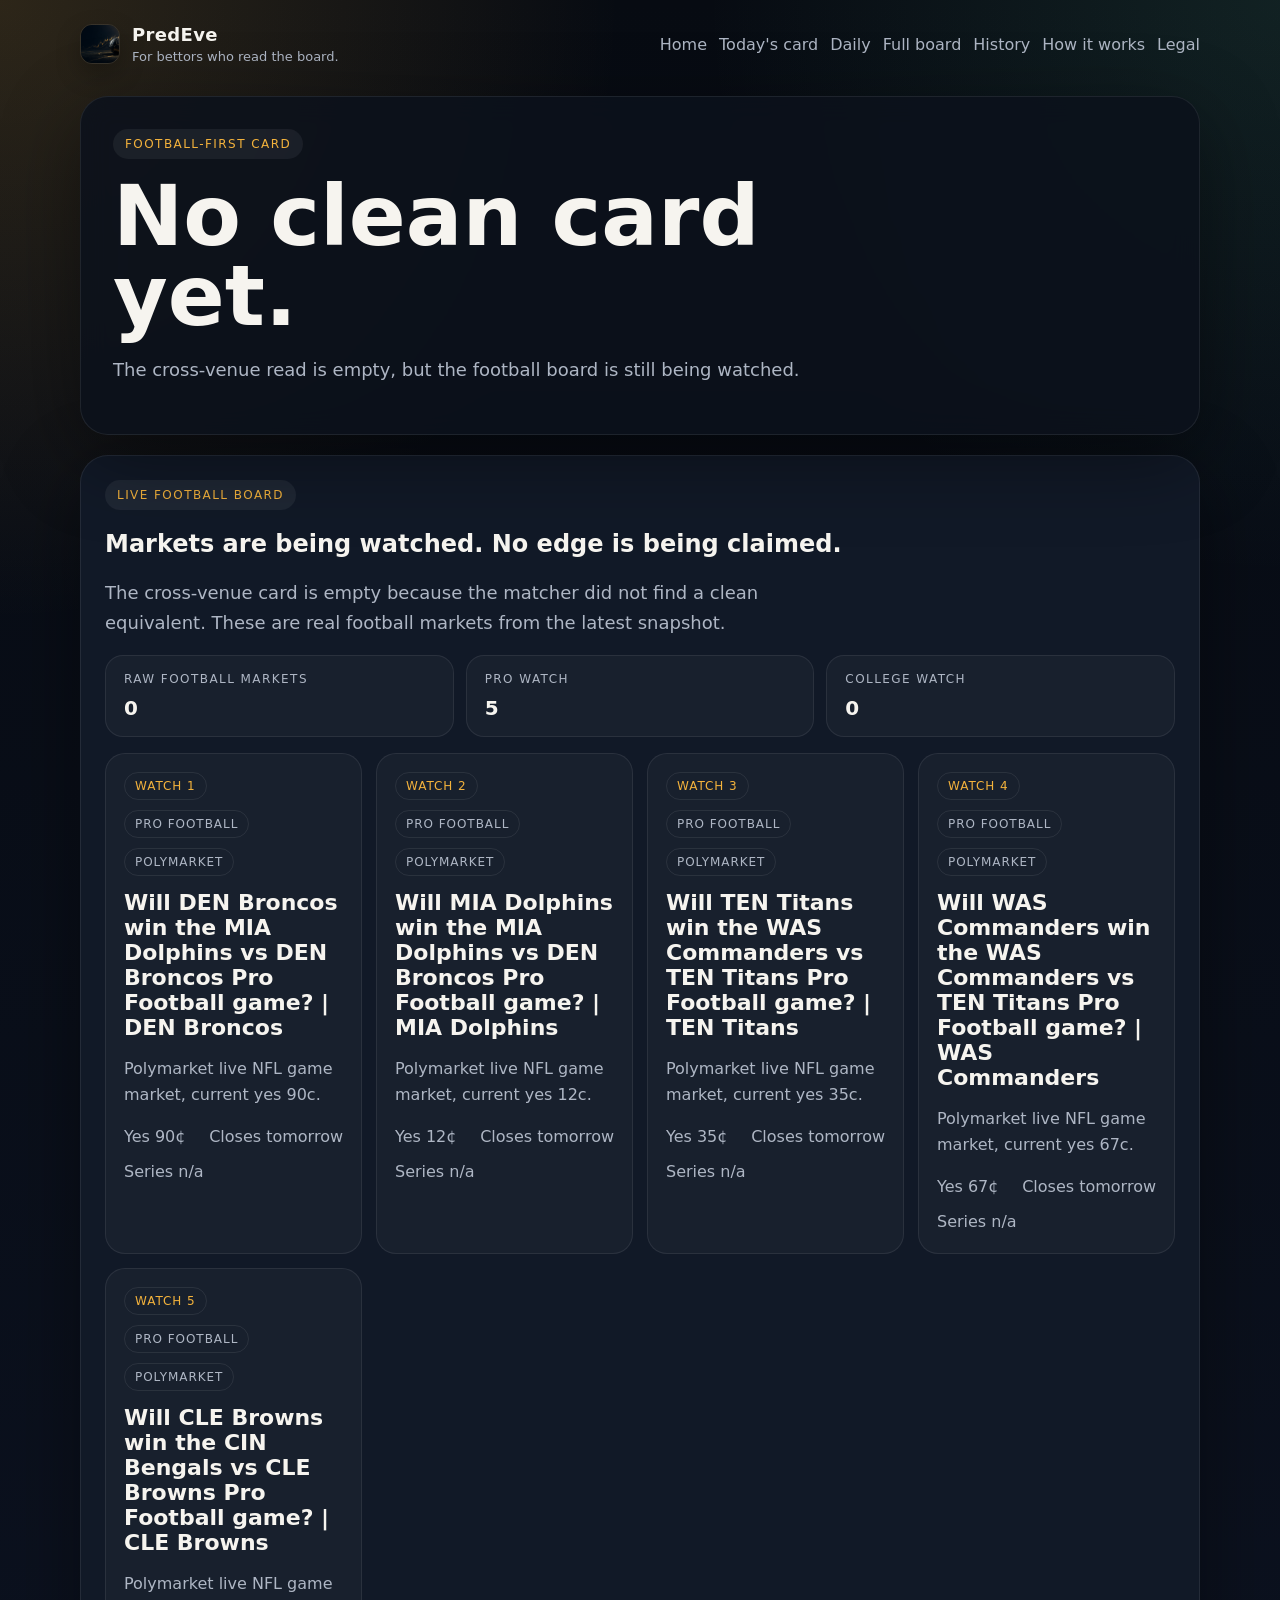
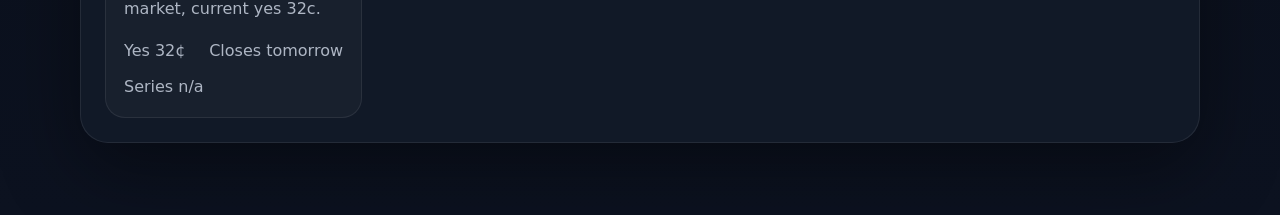
<file: index.html>
<!doctype html>
<html lang="en">
  <head>
    <meta charset="UTF-8" />
    <meta name="viewport" content="width=device-width, initial-scale=1.0" />
    <title>PredEve | Unfair Advantage</title>
    <script type="module" crossorigin src="/assets/entry-CmtoEfq9.js"></script>
    <link rel="stylesheet" crossorigin href="/assets/entry-Dki-t40q.css">
  </head>
  <body data-page="home">
    <div id="root"></div>
  </body>
</html>
</file>
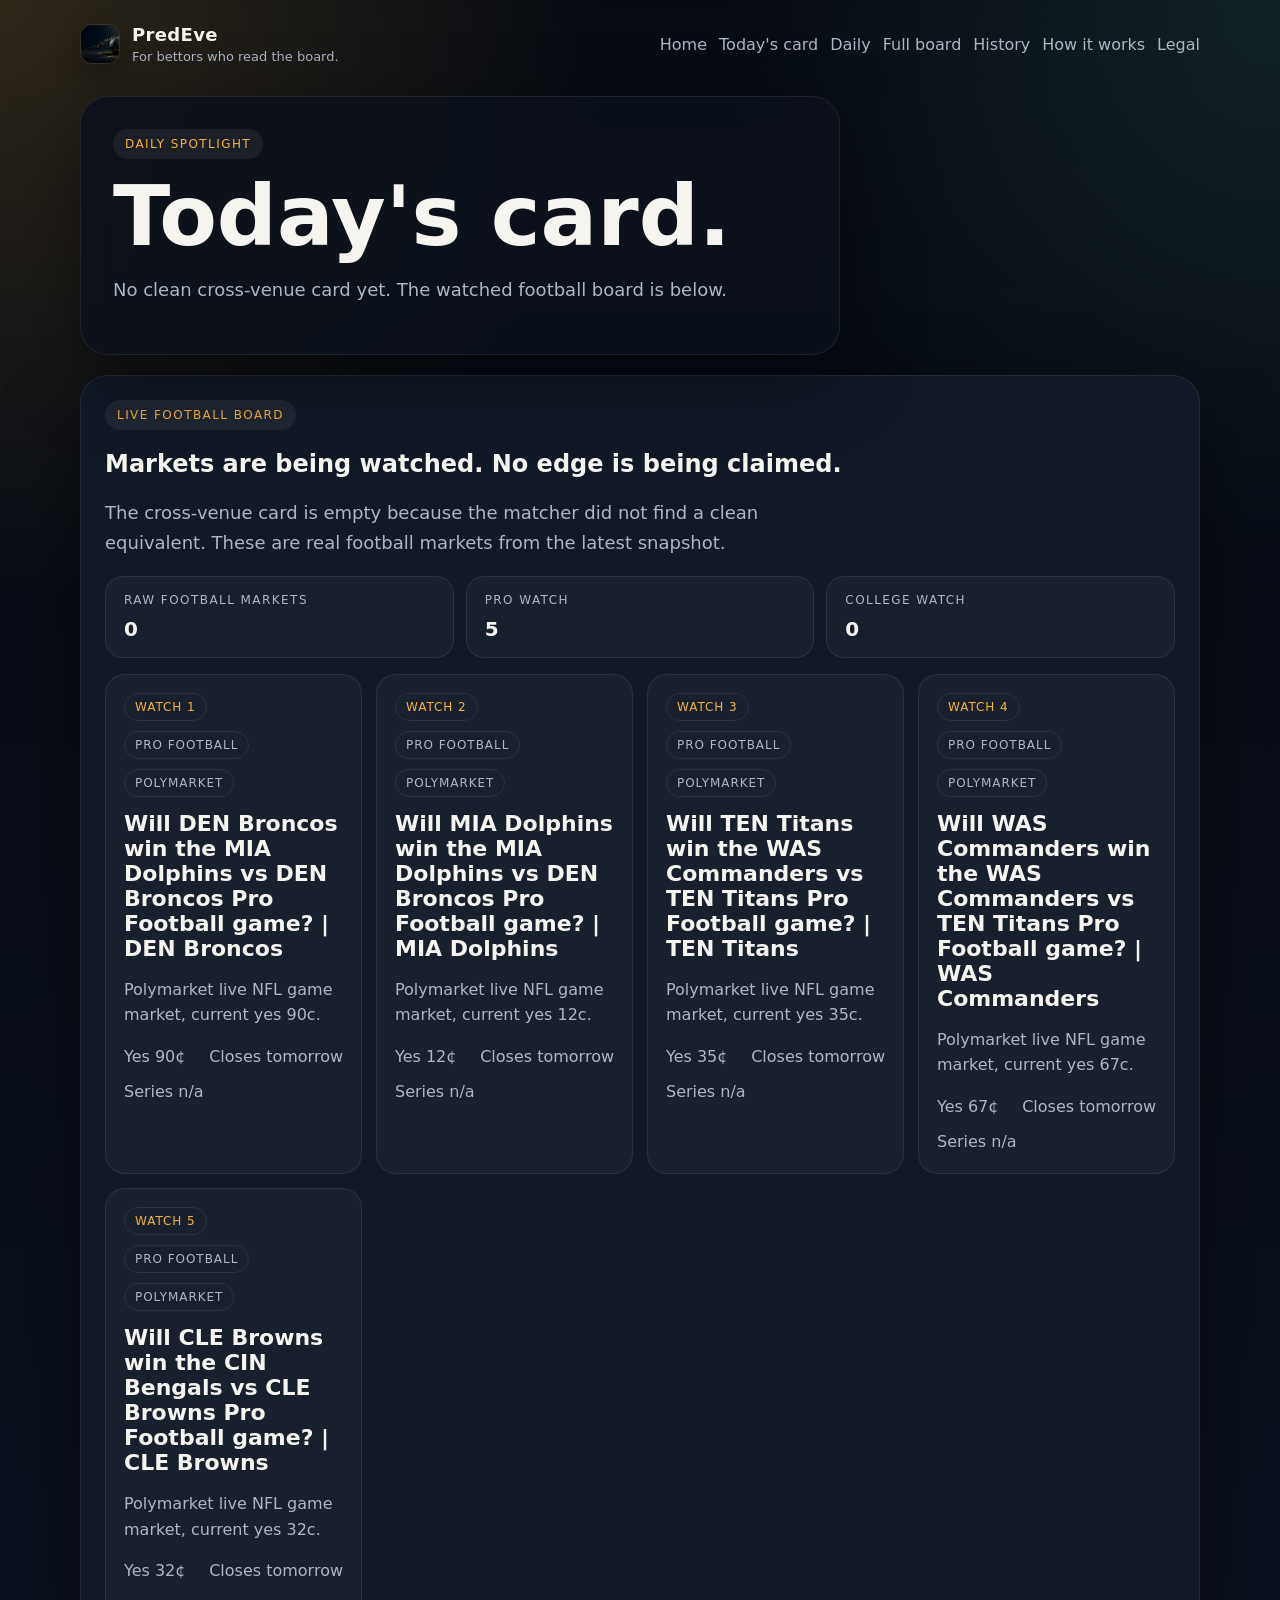
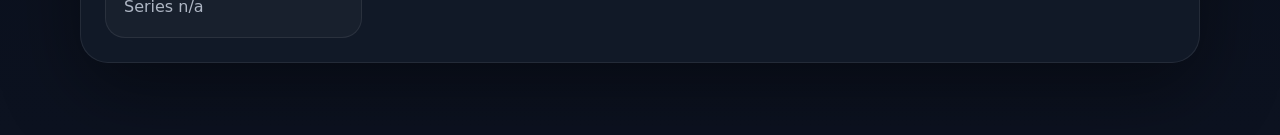
<file: daily.html>
<!doctype html>
<html lang="en">
  <head>
    <meta charset="UTF-8" />
    <meta name="viewport" content="width=device-width, initial-scale=1.0" />
    <title>Today&apos;s Card | PredEve</title>
    <script type="module" crossorigin src="/assets/entry-CmtoEfq9.js"></script>
    <link rel="stylesheet" crossorigin href="/assets/entry-Dki-t40q.css">
  </head>
  <body data-page="daily">
    <div id="root"></div>
  </body>
</html>
</file>
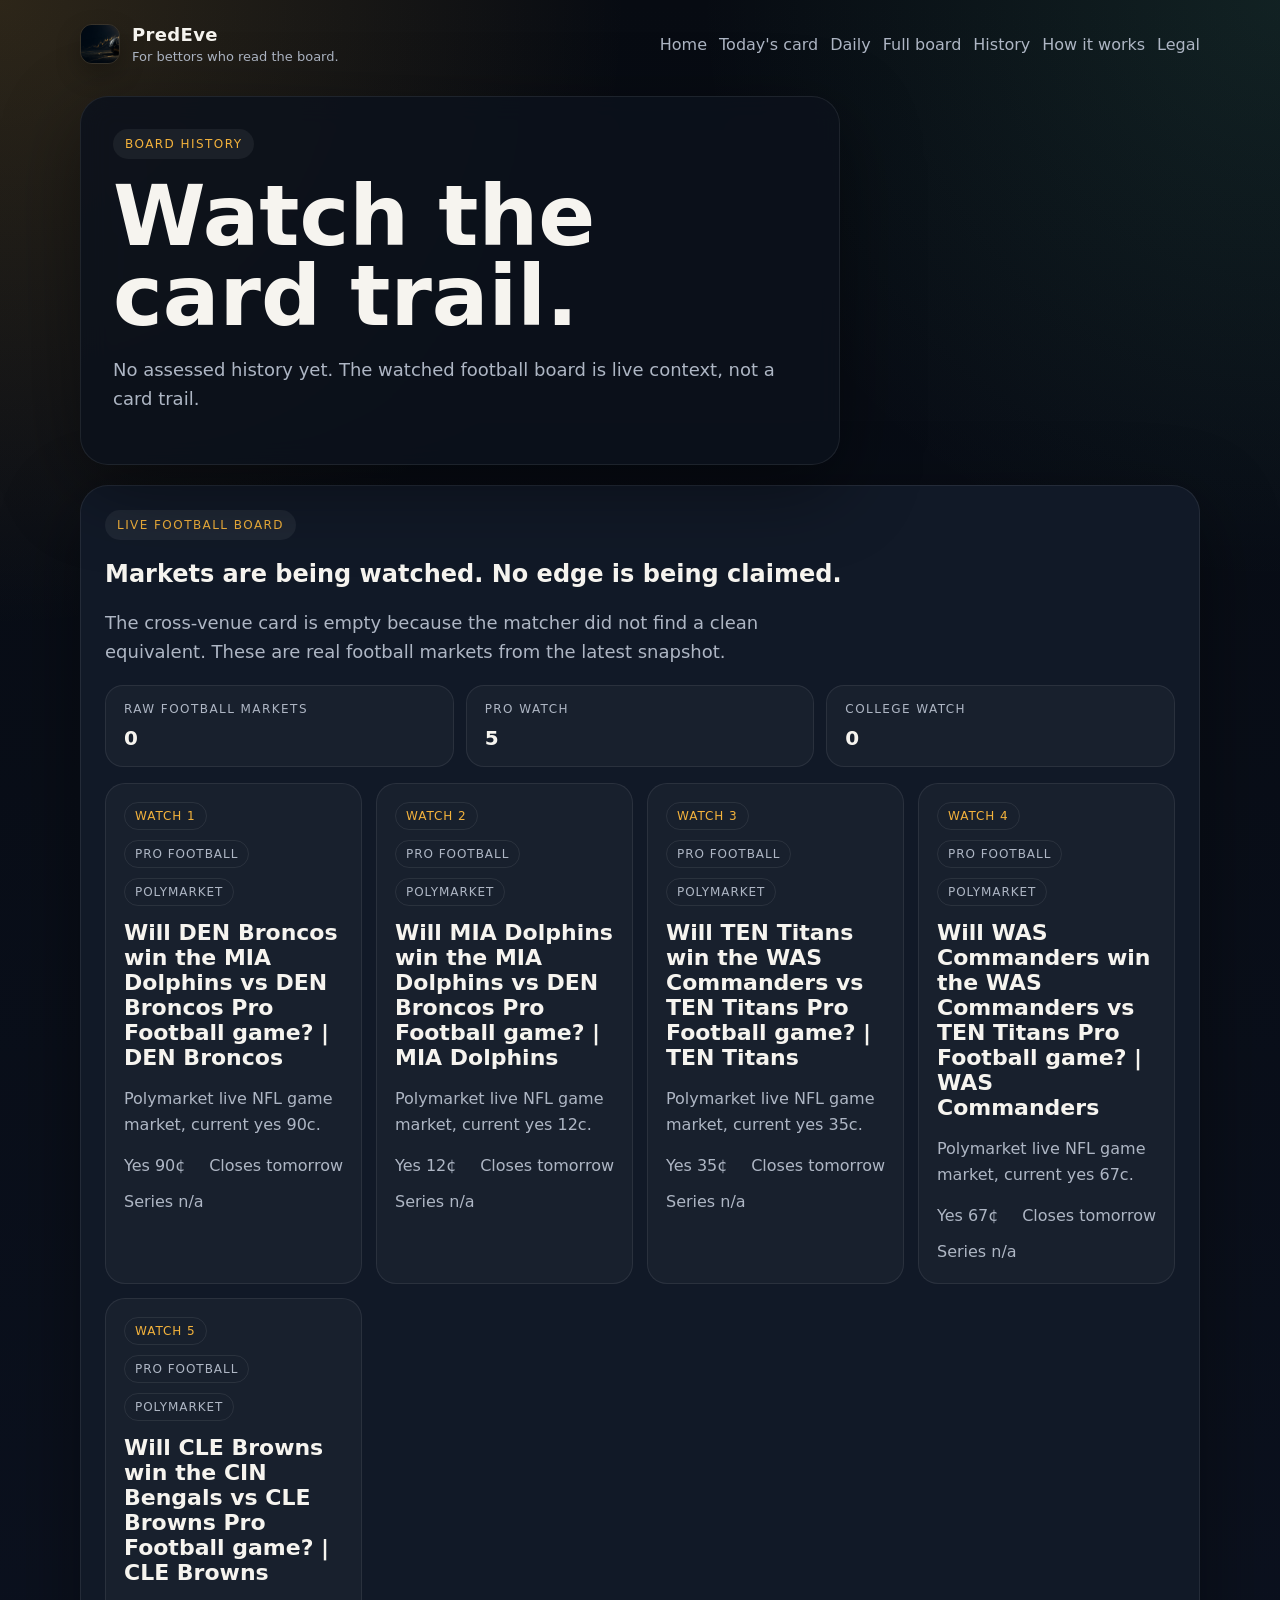
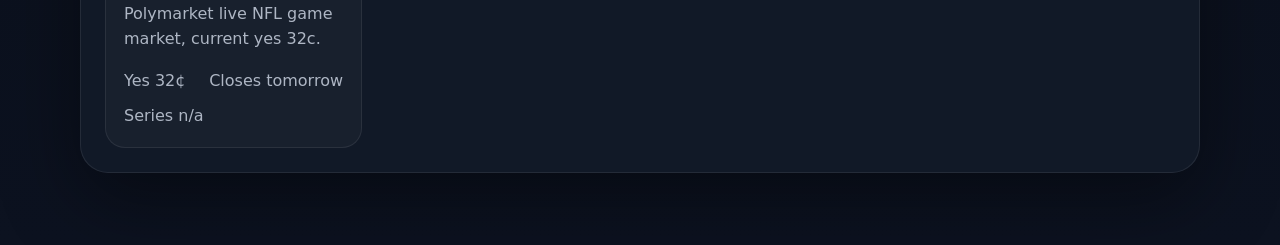
<file: history.html>
<!doctype html>
<html lang="en">
  <head>
    <meta charset="UTF-8" />
    <meta name="viewport" content="width=device-width, initial-scale=1.0" />
    <title>History | PredEve</title>
    <script type="module" crossorigin src="/assets/entry-CmtoEfq9.js"></script>
    <link rel="stylesheet" crossorigin href="/assets/entry-Dki-t40q.css">
  </head>
  <body data-page="history">
    <div id="root"></div>
  </body>
</html>
</file>
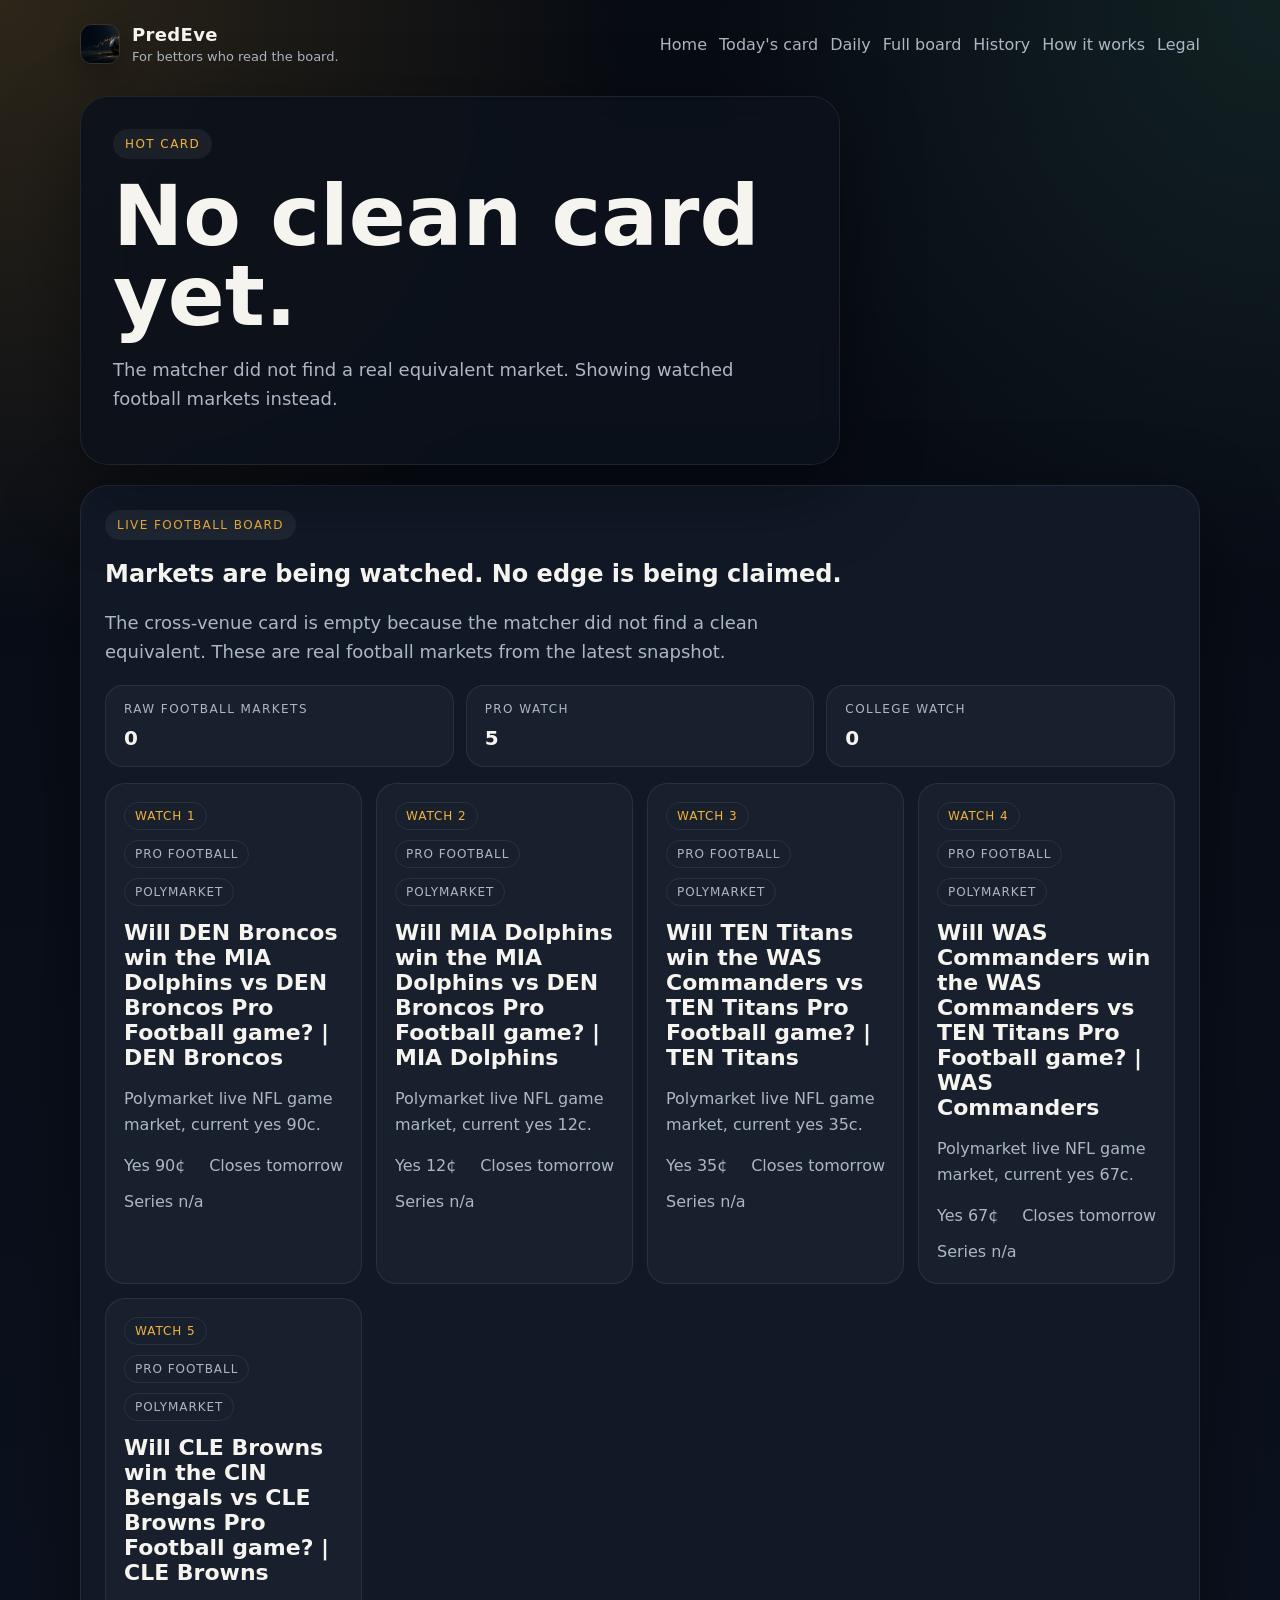
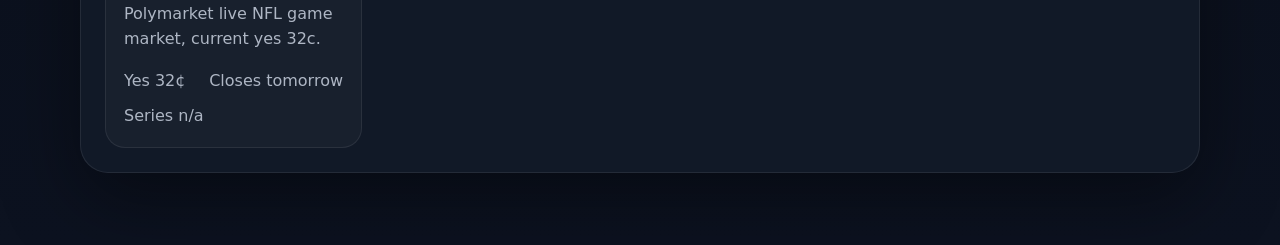
<file: hot.html>
<!doctype html>
<html lang="en">
  <head>
    <meta charset="UTF-8" />
    <meta name="viewport" content="width=device-width, initial-scale=1.0" />
    <title>Hot Card | PredEve</title>
    <script type="module" crossorigin src="/assets/entry-CmtoEfq9.js"></script>
    <link rel="stylesheet" crossorigin href="/assets/entry-Dki-t40q.css">
  </head>
  <body data-page="hot">
    <div id="root"></div>
  </body>
</html>
</file>
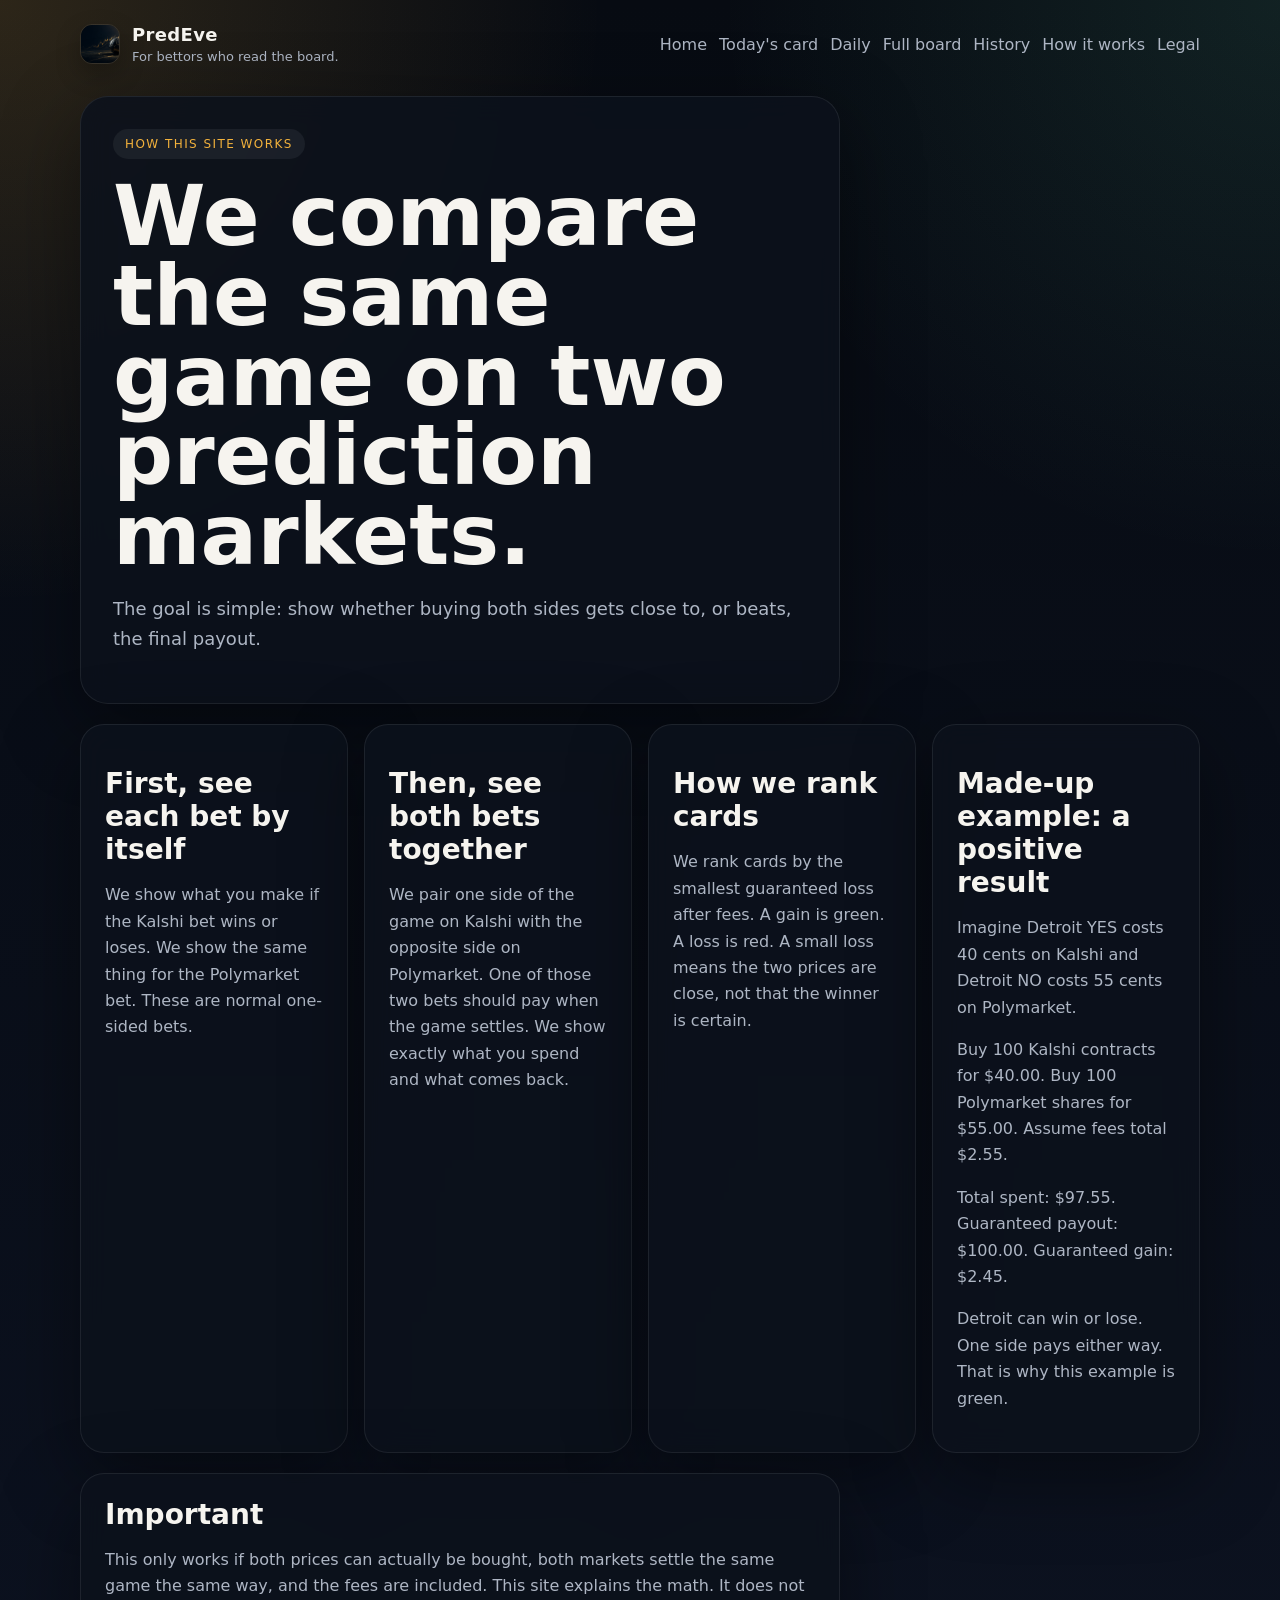
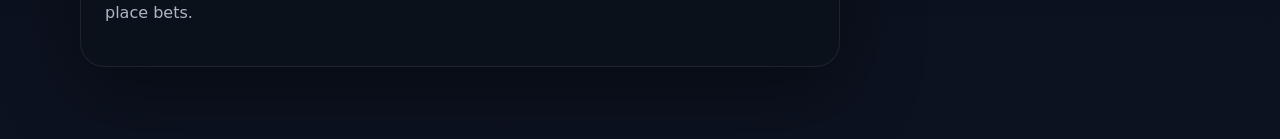
<file: how.html>
<!doctype html>
<html lang="en">
  <head>
    <meta charset="UTF-8" />
    <meta name="viewport" content="width=device-width, initial-scale=1.0" />
    <title>How This Site Works | PredEve</title>
    <script type="module" crossorigin src="/assets/entry-CmtoEfq9.js"></script>
    <link rel="stylesheet" crossorigin href="/assets/entry-Dki-t40q.css">
  </head>
  <body data-page="how">
    <div id="root"></div>
  </body>
</html>
</file>
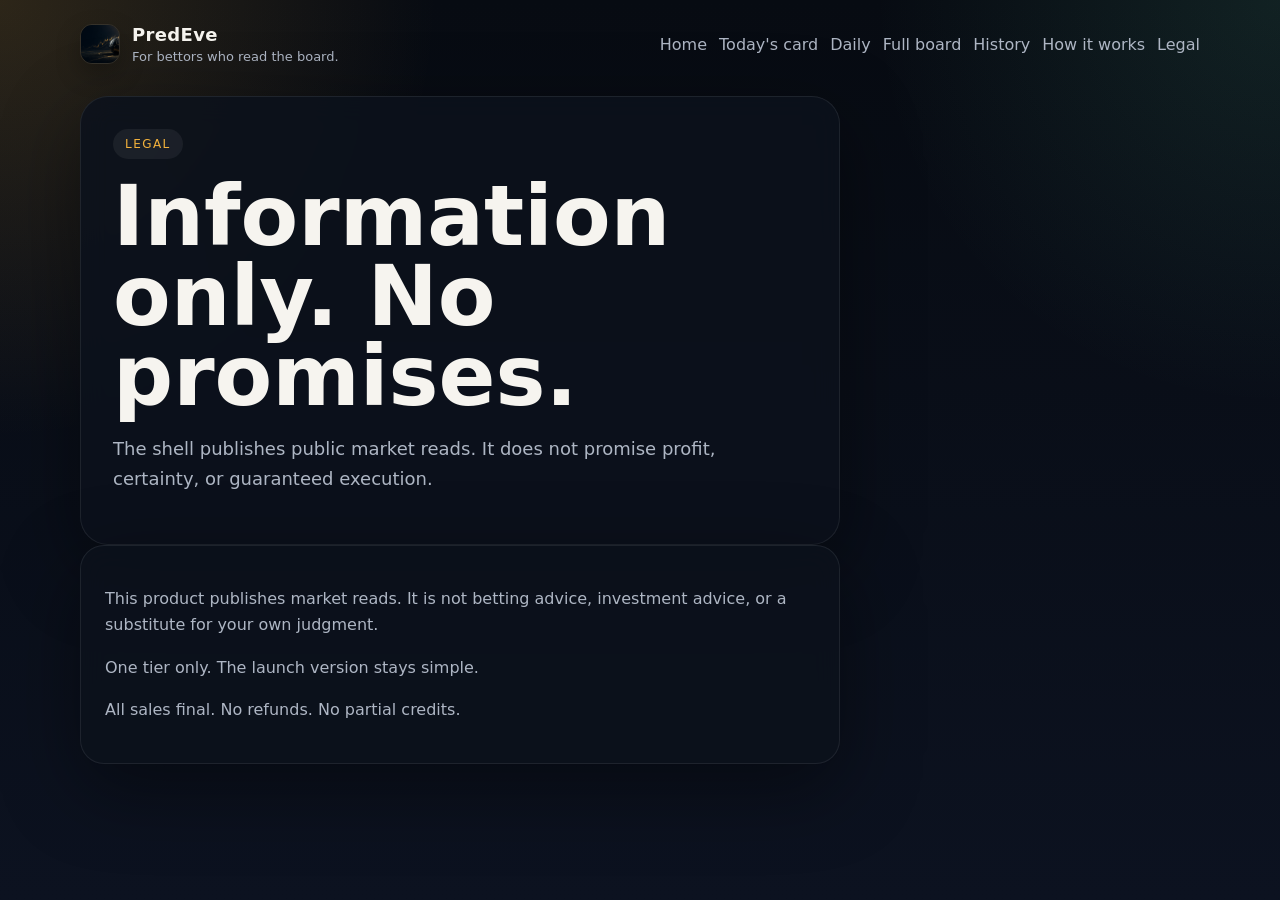
<file: legal.html>
<!doctype html>
<html lang="en">
  <head>
    <meta charset="UTF-8" />
    <meta name="viewport" content="width=device-width, initial-scale=1.0" />
    <title>Legal | PredEve</title>
    <script type="module" crossorigin src="/assets/entry-CmtoEfq9.js"></script>
    <link rel="stylesheet" crossorigin href="/assets/entry-Dki-t40q.css">
  </head>
  <body data-page="legal">
    <div id="root"></div>
  </body>
</html>
</file>
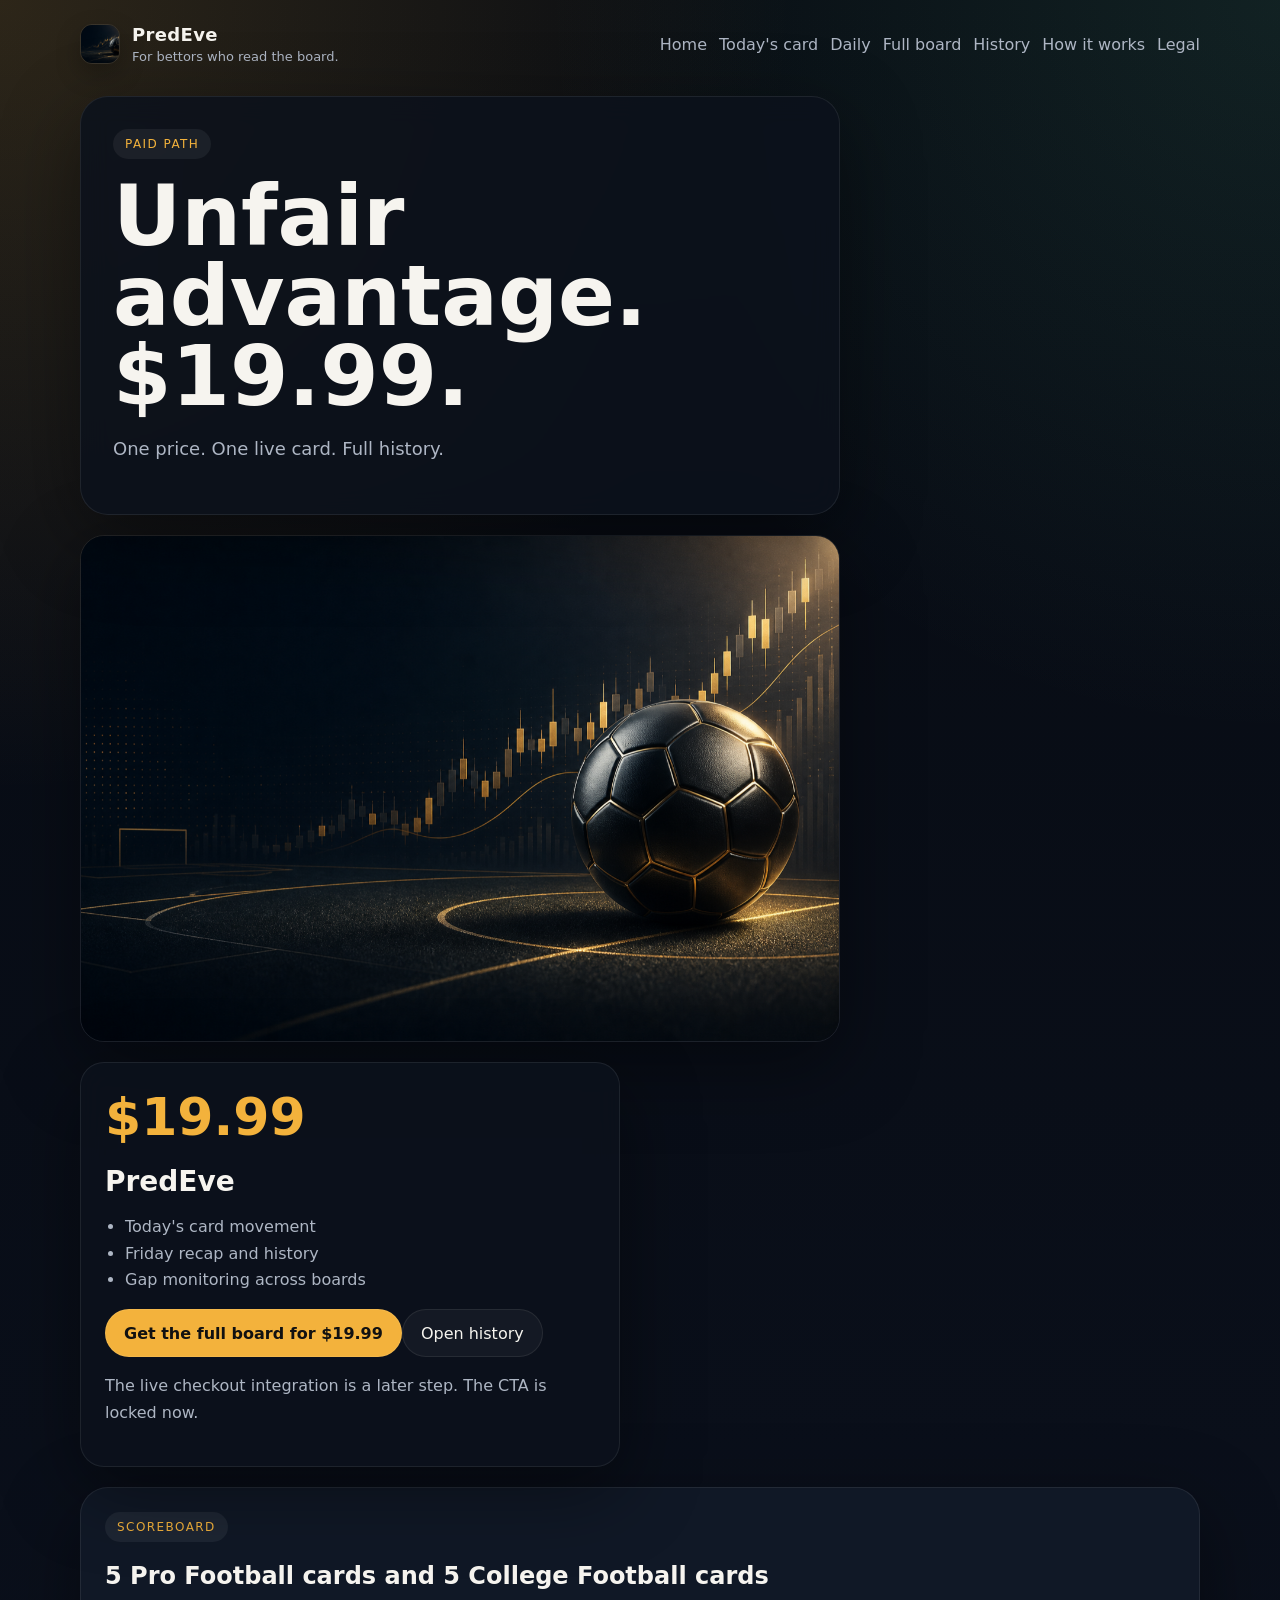
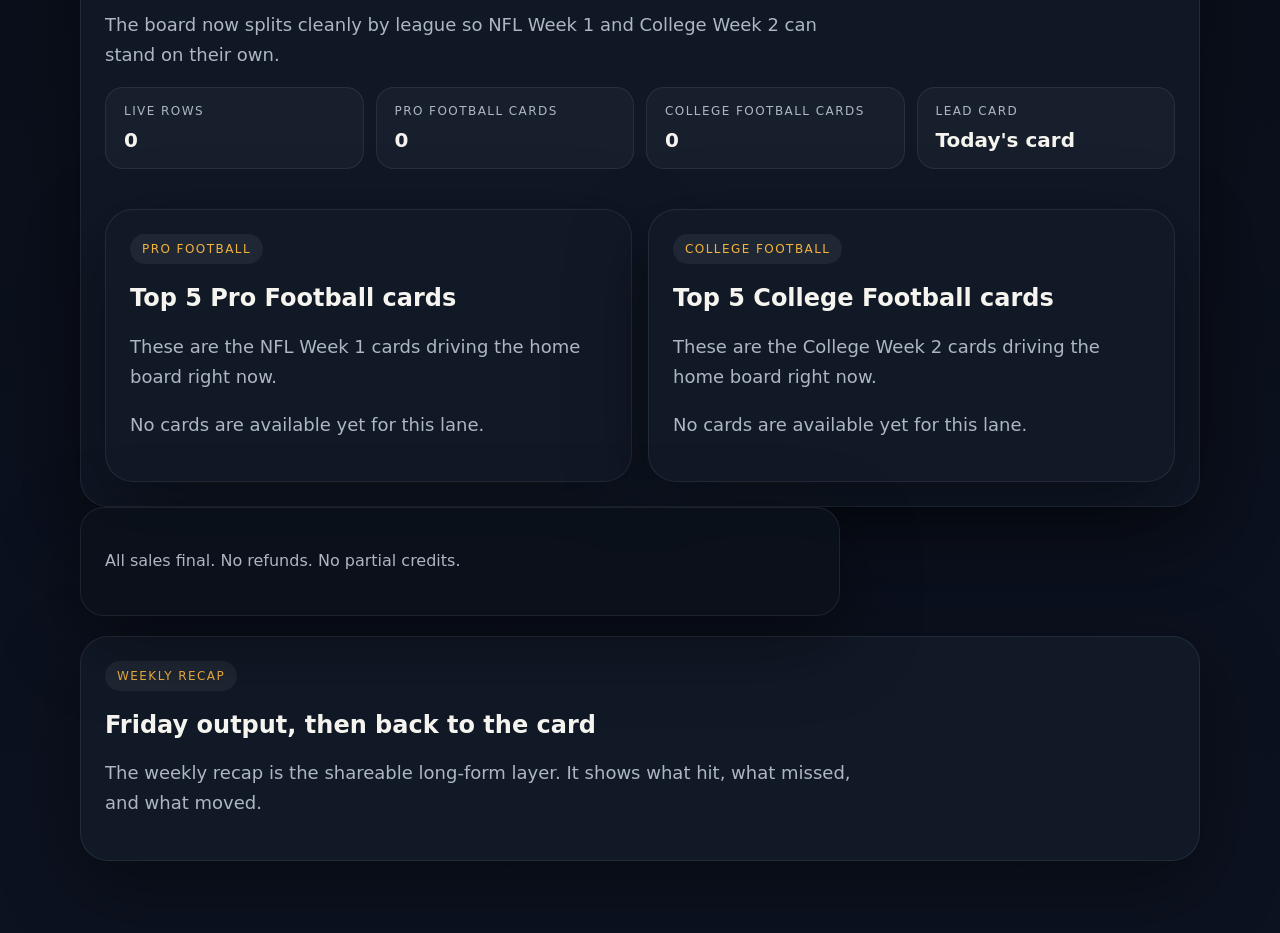
<file: premium.html>
<!doctype html>
<html lang="en">
  <head>
    <meta charset="UTF-8" />
    <meta name="viewport" content="width=device-width, initial-scale=1.0" />
    <title>Full Board | PredEve</title>
    <script type="module" crossorigin src="/assets/entry-CmtoEfq9.js"></script>
    <link rel="stylesheet" crossorigin href="/assets/entry-Dki-t40q.css">
  </head>
  <body data-page="premium">
    <div id="root"></div>
  </body>
</html>
</file>
<file: assets/entry-Dki-t40q.css>
:root{color-scheme:dark;--bg: #070b12;--bg-soft: #0c1220;--panel: rgba(12, 18, 28, .88);--panel-strong: rgba(18, 26, 40, .98);--text: #f6f4ef;--muted: #aeb6c4;--accent: #f3b23c;--accent-2: #6ee7b7;--line: rgba(255, 255, 255, .08);--shadow: 0 24px 80px rgba(0, 0, 0, .42);font-family:Inter,ui-sans-serif,system-ui,sans-serif}*{box-sizing:border-box}html,body,#root{min-height:100%}body{margin:0;color:var(--text);background:radial-gradient(circle at top left,rgba(243,178,60,.16),transparent 28%),radial-gradient(circle at top right,rgba(110,231,183,.1),transparent 26%),linear-gradient(180deg,var(--bg) 0%,var(--bg-soft) 100%)}a{color:inherit;text-decoration:none}.app-shell{min-height:100vh}.topbar{width:min(1120px,calc(100vw - 40px));margin:0 auto;padding:24px 0 8px;display:flex;align-items:center;justify-content:space-between;gap:16px}.brand-wrap{display:flex;align-items:center;gap:12px}.brand-mark{width:40px;height:40px;border-radius:12px;object-fit:cover;border:1px solid var(--line);box-shadow:0 10px 24px #00000040}.brand{font-size:18px;font-weight:700;letter-spacing:.02em}.brand-sub{font-size:13px;color:var(--muted);margin-top:4px}.nav{display:flex;flex-wrap:wrap;gap:12px;color:var(--muted)}.shell{width:min(1120px,calc(100vw - 40px));margin:0 auto;padding:24px 0 72px}.history-shell{display:flex;flex-direction:column;gap:20px}.hero-panel,.info-card,.detail-card,.pricing-card{background:var(--panel);border:1px solid var(--line);box-shadow:var(--shadow);-webkit-backdrop-filter:blur(14px);backdrop-filter:blur(14px)}.hero-panel{padding:32px;border-radius:28px}.hero-panel.narrow{max-width:760px}.history-stage{display:grid;grid-template-columns:minmax(0,1.3fr) minmax(320px,.7fr);gap:20px;align-items:stretch}.history-hero{max-width:none;padding:38px;min-height:100%}.history-hero h1{max-width:9ch}.history-rail{display:grid;gap:14px}.history-rail-card{position:relative;display:flex;flex-direction:column;gap:12px;padding:20px 22px;border-radius:24px;background:linear-gradient(180deg,#0c121cf5,#090d14f0);border:1px solid var(--line);box-shadow:var(--shadow)}.history-rail-card strong{font-size:24px;line-height:1.15}.history-rail-card p{margin:0;color:var(--muted);line-height:1.6}.history-rail-card-accent{border-color:#6ee7b747;background:radial-gradient(circle at top right,rgba(110,231,183,.14),transparent 30%),linear-gradient(180deg,#0c121cf5,#090d14f0)}.history-archive-grid{grid-template-columns:repeat(auto-fit,minmax(260px,1fr))}.history-archive-grid .tracker-card{min-height:100%}.history-note{max-width:760px}.eyebrow{display:inline-block;padding:8px 12px;border-radius:999px;background:#ffffff0f;color:var(--accent);font-size:12px;letter-spacing:.12em;text-transform:uppercase}h1{font-size:clamp(42px,7vw,84px);line-height:.95;margin:18px 0 14px;max-width:12ch}.lede{max-width:66ch;color:var(--muted);font-size:18px;line-height:1.65}.hero-actions{display:flex;gap:14px;flex-wrap:wrap;margin-top:24px}.season-banner{display:inline-flex;align-items:center;margin-top:6px;padding:8px 12px;border-radius:999px;border:1px solid rgba(110,231,183,.24);background:#6ee7b714;color:var(--accent-2);font-size:13px;line-height:1.4}.button{display:inline-flex;align-items:center;justify-content:center;min-height:48px;padding:0 18px;border-radius:999px;border:1px solid var(--line)}.button.primary{background:var(--accent);color:#111;font-weight:700}.button.ghost{background:#ffffff0a}.front-stage{margin-top:20px}.front-card,.detail-card,.pricing-card,.info-card{border-radius:24px;padding:24px}.front-card{background:linear-gradient(180deg,#172030fa,#0c121cfa);border:1px solid rgba(243,178,60,.24);box-shadow:0 28px 90px #00000073;cursor:pointer;position:relative;overflow:hidden}.front-card:has(.result-positive),.tracker-card:has(.result-positive){border-color:#6ee7b7b8;background:linear-gradient(180deg,#164a44eb,#0c2326fa)}.front-card:has(.result-negative),.tracker-card:has(.result-negative){border-color:#f47272ad;background:linear-gradient(180deg,#5c272de6,#22181ffa)}.front-card-top,.front-card-actions{display:flex;align-items:center;justify-content:space-between;gap:16px;flex-wrap:wrap}.front-card h2,.detail-card h2,.pricing-card h2,.info-card h3{margin:18px 0 12px;font-size:28px}.front-card p,.detail-card p,.pricing-card li,.info-card p,.tiny{color:var(--muted);line-height:1.65}.card-kicker{color:var(--accent);font-size:12px;letter-spacing:.14em;text-transform:uppercase}.card-index{color:var(--muted);font-size:13px;border:1px solid var(--line);padding:6px 10px;border-radius:999px}.card-meta{display:flex;flex-wrap:wrap;gap:10px 16px;color:var(--muted);font-size:14px;margin:18px 0}.card-why{color:#d7deea;line-height:1.7;font-size:15px;margin-top:14px;padding:14px 16px;border-radius:18px;border:1px solid rgba(110,231,183,.16);background:#6ee7b70f}.card-outcomes{margin-top:10px;padding:12px 16px;border-radius:16px;color:var(--muted);background:#ffffff0a;font-size:14px;line-height:1.6}.card-timing{margin-top:10px;color:var(--accent-2);font-size:13px;line-height:1.55}.card-close{margin-top:8px;color:#f8d58a;font-size:13px;font-weight:700}.movement-panel{margin-top:20px;background:var(--panel-strong);border:1px solid var(--line);border-radius:28px;padding:24px;box-shadow:var(--shadow)}.movement-panel h3{margin:8px 0 10px;font-size:24px}.movement-grid{display:grid;grid-template-columns:repeat(auto-fit,minmax(220px,1fr));gap:12px;margin-top:16px}.movement-row{border-radius:20px;border:1px solid var(--line);background:#ffffff08;padding:16px 18px}.movement-row-top,.movement-values{display:flex;gap:10px 14px;justify-content:space-between;align-items:center;flex-wrap:wrap}.movement-note{color:var(--muted);font-size:13px;line-height:1.5}.movement-values{margin-top:14px;color:var(--muted)}.movement-values strong{color:var(--text)}.card-cta{color:var(--accent-2);font-weight:700}.card-note{color:var(--muted);font-size:13px}.panel-grid{display:grid;grid-template-columns:repeat(auto-fit,minmax(220px,1fr));gap:16px;margin-top:20px}.pricing-card{max-width:540px}.front-card-buttons{display:flex;gap:12px;flex-wrap:wrap;align-items:center}.share-button{white-space:nowrap}.front-card-cta{display:flex;flex-direction:column;gap:6px}.offer-card{position:relative;overflow:hidden}.offer-card-accent{border:1px solid rgba(110,231,183,.28)}.offer-label{display:inline-flex;align-items:center;padding:6px 10px;border-radius:999px;border:1px solid var(--line);color:var(--accent);font-size:12px;letter-spacing:.08em;text-transform:uppercase}.checkout-hero{display:block;width:100%;max-width:760px;margin:20px 0;border-radius:24px;border:1px solid var(--line);box-shadow:var(--shadow)}.tracker-panel{margin-top:20px;background:var(--panel-strong);border:1px solid var(--line);border-radius:28px;padding:24px;box-shadow:var(--shadow)}.scoreboard-panel{margin-top:20px;background:#121a28eb;border:1px solid var(--line);border-radius:28px;padding:24px;box-shadow:var(--shadow)}.scoreboard-grid{display:grid;grid-template-columns:repeat(auto-fit,minmax(190px,1fr));gap:12px;margin-top:16px}.scoreboard-card{display:flex;flex-direction:column;gap:10px;padding:16px 18px;border-radius:18px;border:1px solid var(--line);background:#ffffff08}.scoreboard-label{color:var(--muted);font-size:12px;letter-spacing:.12em;text-transform:uppercase}.scoreboard-card strong{font-size:20px;line-height:1.2}.tracker-grid{display:grid;grid-template-columns:repeat(auto-fit,minmax(220px,1fr));gap:14px;margin-top:16px}.tracker-card{background:#ffffff08;border:1px solid var(--line);border-radius:20px;padding:18px}.tracker-card:has(.result-positive){box-shadow:0 16px 42px #23c5971f}.tracker-card:has(.result-negative){box-shadow:0 16px 42px #f472721a}.tracker-card h3{margin:14px 0 10px;font-size:22px}.tracker-card p,.tracker-meta{color:var(--muted);line-height:1.6}.history-next{margin-top:14px;padding:14px 16px;border-radius:18px;border:1px solid rgba(243,178,60,.16);background:#f3b23c0f}.history-next-label{display:inline-flex;margin-bottom:8px;color:var(--accent);font-size:12px;letter-spacing:.08em;text-transform:uppercase}.history-next p{margin:0;color:var(--text)}.performance-strip{display:flex;flex-wrap:wrap;gap:8px;margin-top:14px}.performance-strip span{display:inline-flex;align-items:center;padding:6px 10px;border-radius:999px;border:1px solid var(--line);background:#ffffff0a;color:var(--muted);font-size:12px;letter-spacing:.04em;text-transform:uppercase}.tracker-card-top,.tracker-meta{display:flex;gap:10px 14px;flex-wrap:wrap;justify-content:space-between;align-items:center}.tracker-pill{display:inline-flex;align-items:center;padding:6px 10px;border-radius:999px;border:1px solid var(--line);font-size:12px;letter-spacing:.08em;text-transform:uppercase;color:var(--accent)}.tracker-pill.muted{color:var(--muted)}.tracker-actions{margin-top:14px;display:flex;justify-content:flex-start}.methodology-card{max-width:760px;margin-top:20px}.methodology-card h3{margin-top:0}.methodology-card p{color:var(--muted);line-height:1.65}.price{font-size:52px;font-weight:800;color:var(--accent)}.pricing-card ul{padding-left:20px}.legal-card{max-width:760px}@media (max-width: 980px){.history-stage{grid-template-columns:1fr}.history-hero h1{max-width:none}}@media (max-width: 720px){.topbar,.shell{width:min(100vw - 24px,1120px)}.hero-panel{padding:22px;border-radius:20px}.front-card,.detail-card,.pricing-card,.info-card{padding:18px;border-radius:20px}h1{max-width:none}.topbar{flex-direction:column;align-items:flex-start}.history-hero{padding:22px}.history-rail-card{padding:18px;border-radius:20px}}
</file>
